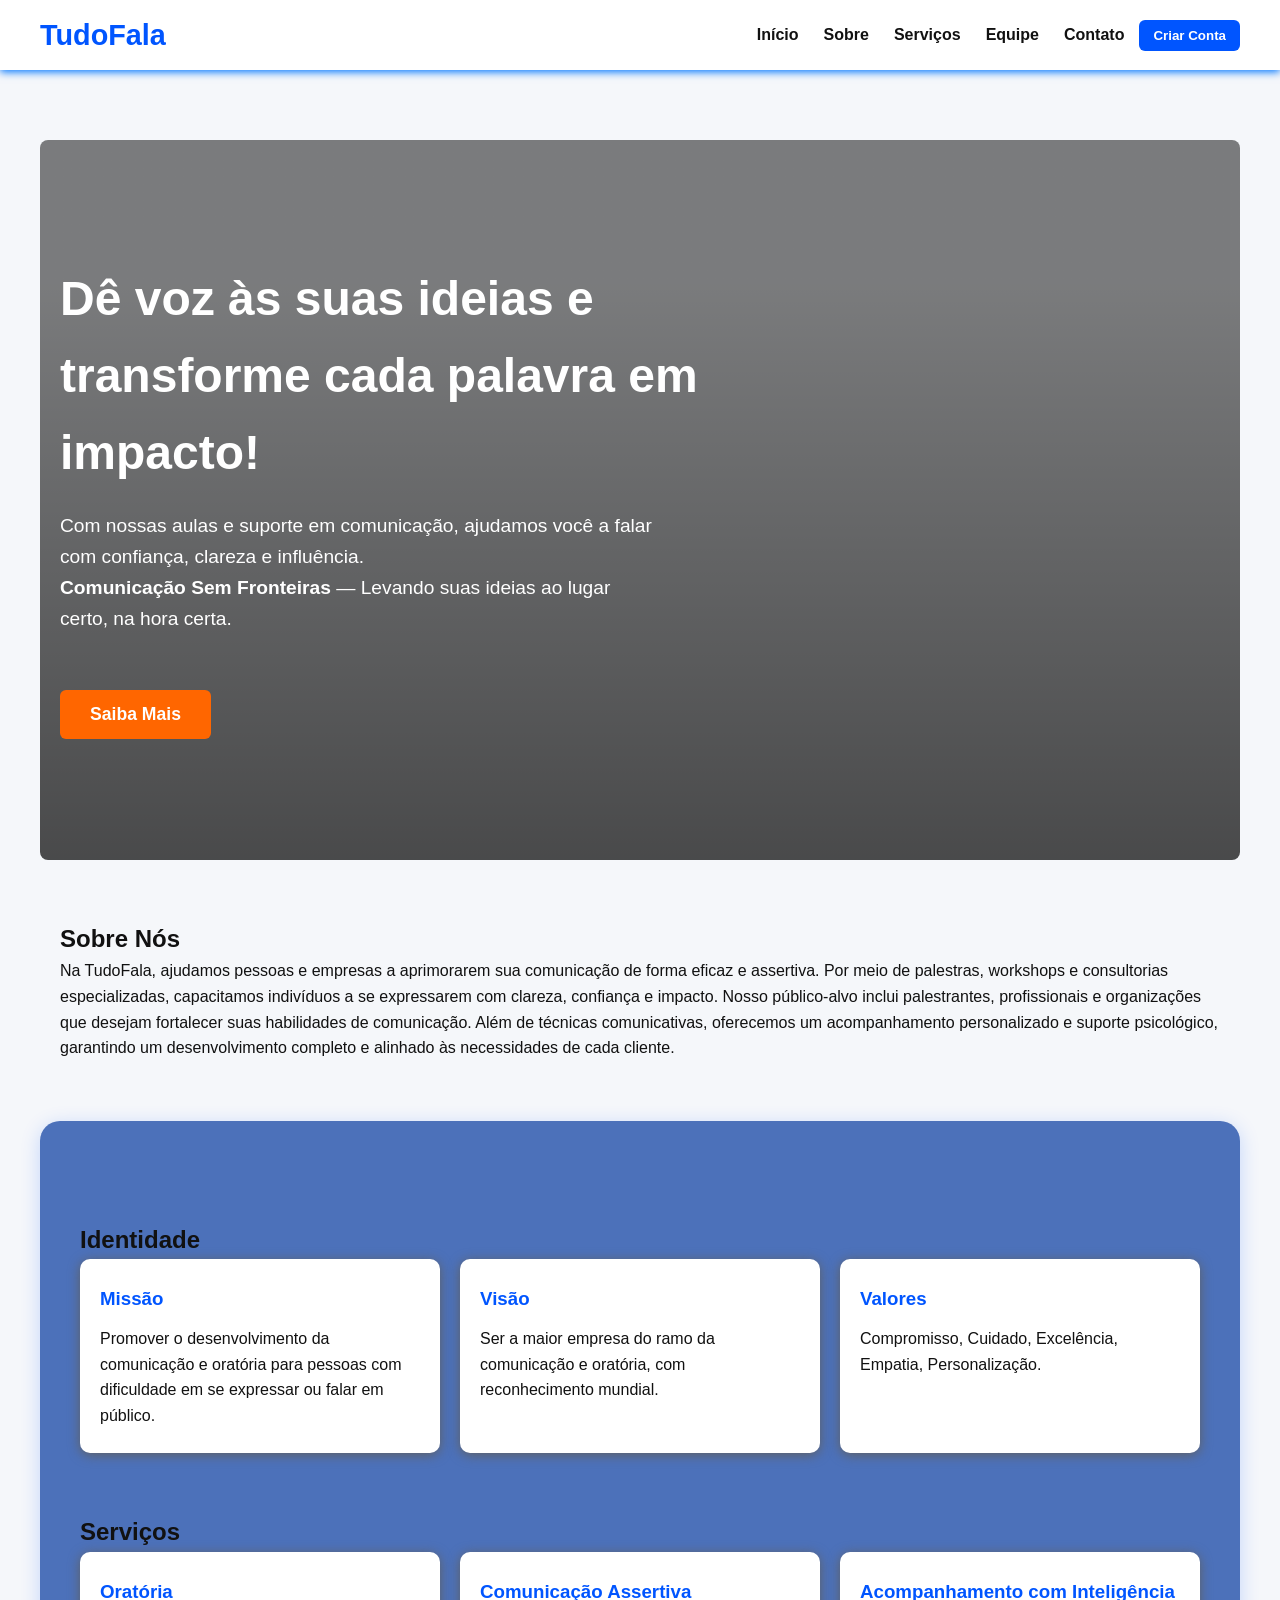
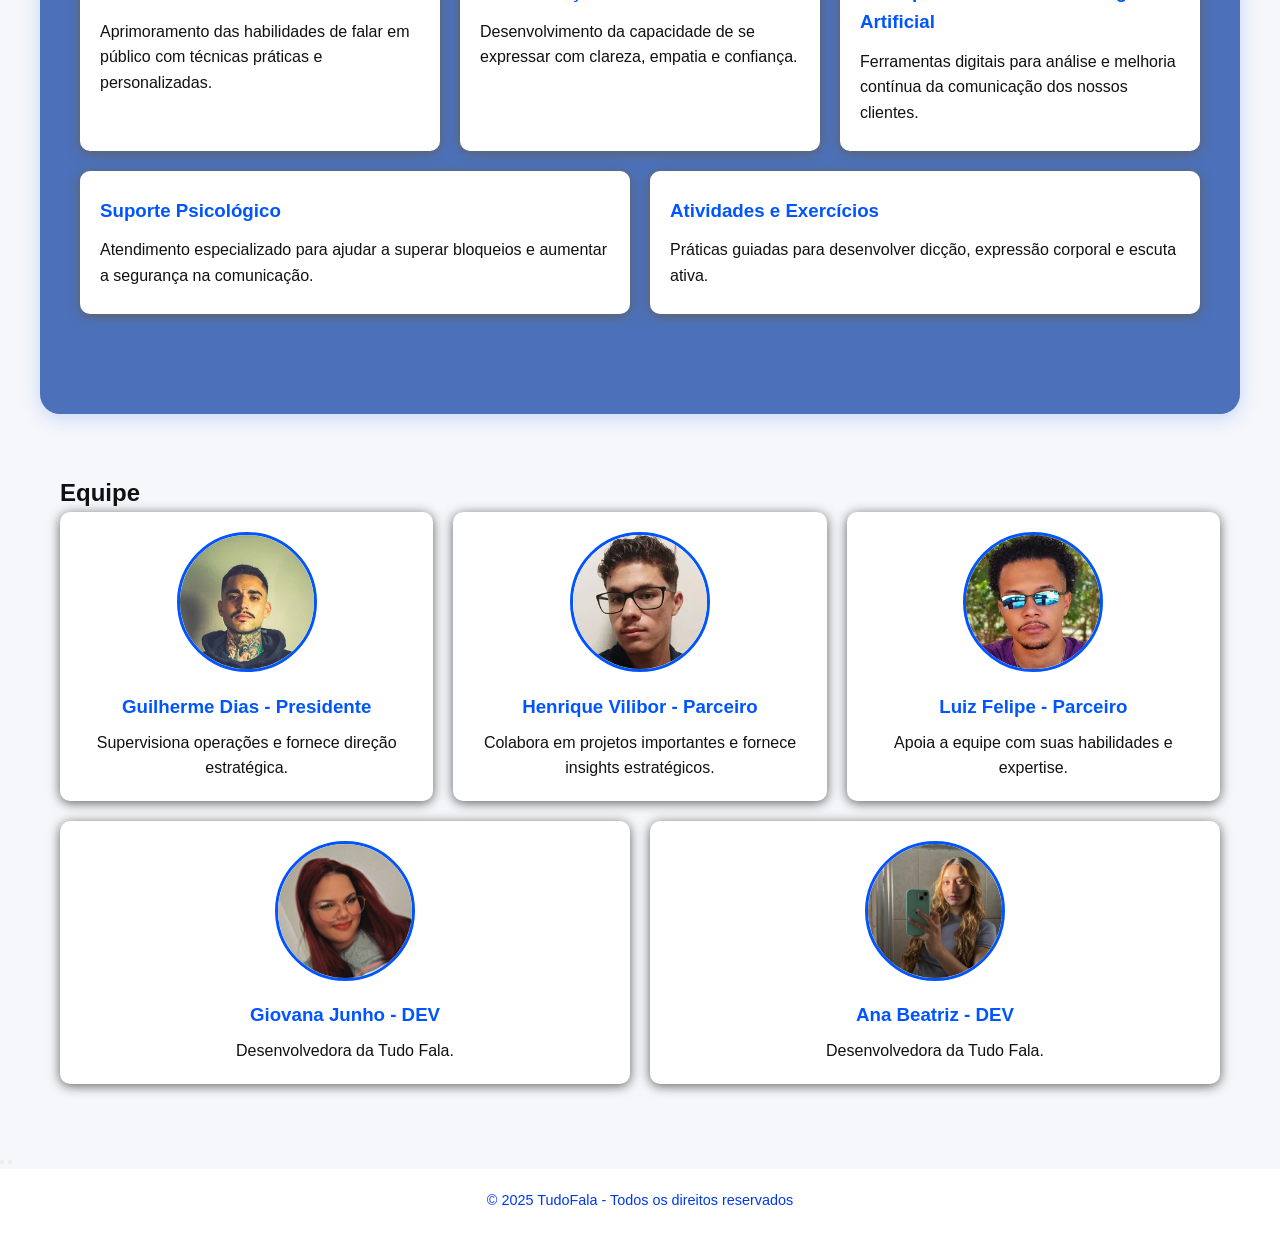
<file: INDEX.HTML>
<!DOCTYPE html>
<html lang="pt-BR">
<head>
  <meta charset="UTF-8" />
  <meta name="viewport" content="width=device-width, initial-scale=1" />
  <title>TudoFala - Comunicação Inovadora</title>
  <link rel="stylesheet" href="assents/css/inicial.css" />
  <link rel="shortcut icon" type="image/x-icon" href="download-removebg-preview.png">

</head>
<body>

<header>
  
  <div class="logo" id="logo">TudoFala</div>
  <nav>
    <a href="#inicio">Início</a>
    <a href="#sobre">Sobre</a>
    <a href="#servicos">Serviços</a>
    <a href="#equipe">Equipe</a>
    <a href="#contato">Contato</a>
    <button id="btnCriarConta">Criar Conta</button>
  </nav>
</header>

<main>

  <section id="inicio" class="hero">
    <h1>Dê voz às suas ideias e transforme cada palavra em impacto!</h1>
    <p>Com nossas aulas e suporte em comunicação, ajudamos você a falar com confiança, clareza e influência.<br><strong>Comunicação Sem Fronteiras</strong> — Levando suas ideias ao lugar certo, na hora certa.</p>
  <br>
  <button id="BT-SB" onclick="window.location.href='plano.html'">Saiba Mais</button>
  </section>

  <section id="sobre">
    <h2>Sobre Nós</h2>
    <p>Na TudoFala, ajudamos pessoas e empresas a aprimorarem sua comunicação de forma eficaz e assertiva. Por meio de palestras, workshops e consultorias especializadas, capacitamos indivíduos a se expressarem com clareza,
    confiança e impacto. Nosso público-alvo inclui palestrantes, profissionais e organizações que desejam fortalecer suas habilidades de comunicação. Além de técnicas comunicativas, oferecemos um acompanhamento personalizado 
    e suporte psicológico, garantindo um desenvolvimento completo e alinhado às necessidades de cada cliente.</p>
  </section>

  <div class="fundo-retangular"><section id="identidade">
    <h2>Identidade</h2>
    <div class="card-container">
      <div class="card">
        <h3>Missão</h3>
        <p>Promover o desenvolvimento da comunicação e oratória para pessoas com dificuldade em se expressar ou falar em público.</p>
      </div>
      <div class="card">
        <h3>Visão</h3>
        <p>Ser a maior empresa do ramo da comunicação e oratória, com reconhecimento mundial.</p>
      </div>
      <div class="card">
        <h3>Valores</h3>
        <p>Compromisso, Cuidado, Excelência, Empatia, Personalização.</p>
      </div>
    </div>
  </section>

  <section id="servicos">
    <h2>Serviços</h2>
    <div class="card-container">
      <div class="card">
        <h3>Oratória</h3>
        <p>Aprimoramento das habilidades de falar em público com técnicas práticas e personalizadas.</p>
      </div>
      <div class="card">
        <h3>Comunicação Assertiva</h3>
        <p>Desenvolvimento da capacidade de se expressar com clareza, empatia e confiança.</p>
      </div>
      <div class="card">
        <h3>Acompanhamento com Inteligência Artificial</h3>
        <p>Ferramentas digitais para análise e melhoria contínua da comunicação dos nossos clientes.</p>
      </div>
      <div class="card">
        <h3>Suporte Psicológico</h3>
        <p>Atendimento especializado para ajudar a superar bloqueios e aumentar a segurança na comunicação.</p>
      </div>
      <div class="card">
        <h3>Atividades e Exercícios</h3>
        <p>Práticas guiadas para desenvolver dicção, expressão corporal e escuta ativa.</p>
      </div>
    </div>
  </section></div>

  <section id="equipe">
    <h2>Equipe</h2>
    <div class="card-container">
      <div class="team-member">
        <img src="/assents/img/guilherme.jpeg" alt="Guilherme Dias" />
        <h3>Guilherme Dias - Presidente</h3>
        <p>Supervisiona operações e fornece direção estratégica.</p>
      </div>
      <div class="team-member">
        <img src="/assents/img/henrique.jpeg" alt="Henrique Vilibor" />
        <h3>Henrique Vilibor - Parceiro</h3>
        <p>Colabora em projetos importantes e fornece insights estratégicos.</p>
      </div>
      <div class="team-member">
        <img src="/assents/img/luiz.jpeg" alt="Luiz Felipe" />
        <h3>Luiz Felipe - Parceiro</h3>
        <p>Apoia a equipe com suas habilidades e expertise.</p>
      </div>
      <div class="team-member">
        <img src="/assents/img/WhatsApp Image 2025-08-22 at 15.19.50.jpeg" alt="Giovana Junho"  class="rotate-img">
        <h3>Giovana Junho - DEV</h3>
        <p>Desenvolvedora da Tudo Fala.</p>
      </div>
      <div class="team-member">
        <img src="/assents/img/WhatsApp Image 2025-08-22 at 15.19.55.jpeg" alt="Ana B" />
        <h3>Ana Beatriz - DEV</h3>
        <p>Desenvolvedora da Tudo Fala.</p>
      </div>
    </div>
  </section>
    <button id="prevDepoimento"></button>
    <button id="nextDepoimento" ></button>
  </section>

</main>

<footer>
  <p>© 2025 TudoFala - Todos os direitos reservados</p>
</footer>

<!-- Modal Login -->
<div class="modal-overlay" id="modalLogin">
  <div class="modal">
    <span class="close-btn" id="closeLogin">&times;</span>
    <h2>Entrar</h2>
    <form id="formLogin">
      <label for="loginUser">Usuário:</label>
      <input type="text" id="loginUser" name="loginUser" required />
      <label for="loginPass">Senha:</label>
      <input type="password" id="loginPass" name="loginPass" required />
      <button type="submit" class="submit-btn">Acessar</button>
    </form>
  </div>
</div>

<!-- Criar Conta -->
<div class="modal-overlay" id="modalCriarConta">
  <div class="modal">
    <span class="close-btn" id="closeCriar">&times;</span>
    <h2>Criar Conta</h2>
    <form id="formCriarConta">
      <label for="newUser">Nome de usuário:</label>
<input type="text" id="newUser" name="newUser" required />

<label for="newPass">Escolha uma senha:</label>
<input type="password" id="newPass" name="newPass" required />

<label for="newEmail">Email:</label>
<input type="email" id="newEmail" name="newEmail" required />

<label for="newPhone">Telefone:</label>
<input type="tel" id="newPhone" name="newPhone" required />

<label for="newPurpose">Finalidade da Plataforma:</label>
<select id="newPurpose" name="newPurpose" required onchange="toggleOtherPurpose(this)">
  <option value="pessoal">Pessoal</option>
  <option value="profissional">Profissional</option>
  <option value="educacional">Educacional</option>
  <option value="outro">Outros</option>
</select>
<input type="text" id="otherPurpose" name="otherPurpose" placeholder="Especifique a finalidade" style="display:none;" />

<script>
function toggleOtherPurpose(select) {
  const otherPurposeInput = document.getElementById('otherPurpose');
  if (select.value === 'outro') {
    otherPurposeInput.style.display = 'block';
  } else {
    otherPurposeInput.style.display = 'none';
  }
}
</script>
</select>

<div style="text-align:center; margin-top:20px;">
  <p style="font-size:0.95rem; color:#333;">
    Já tem conta?
    <span id="linkParaLogin" style="
      color:#0055ff;
      cursor:pointer;
      font-weight:700;
      text-decoration:underline;
      transition:color 0.3s ease;
    ">Entrar</span>
  </p>
</div>

<button type="submit" class="submit-btn" style="
  margin-top:15px;
  width:100%;
">Criar Conta</button>


<script src="assents/js/inicial.js"></script>

</body>
</html>
</file>
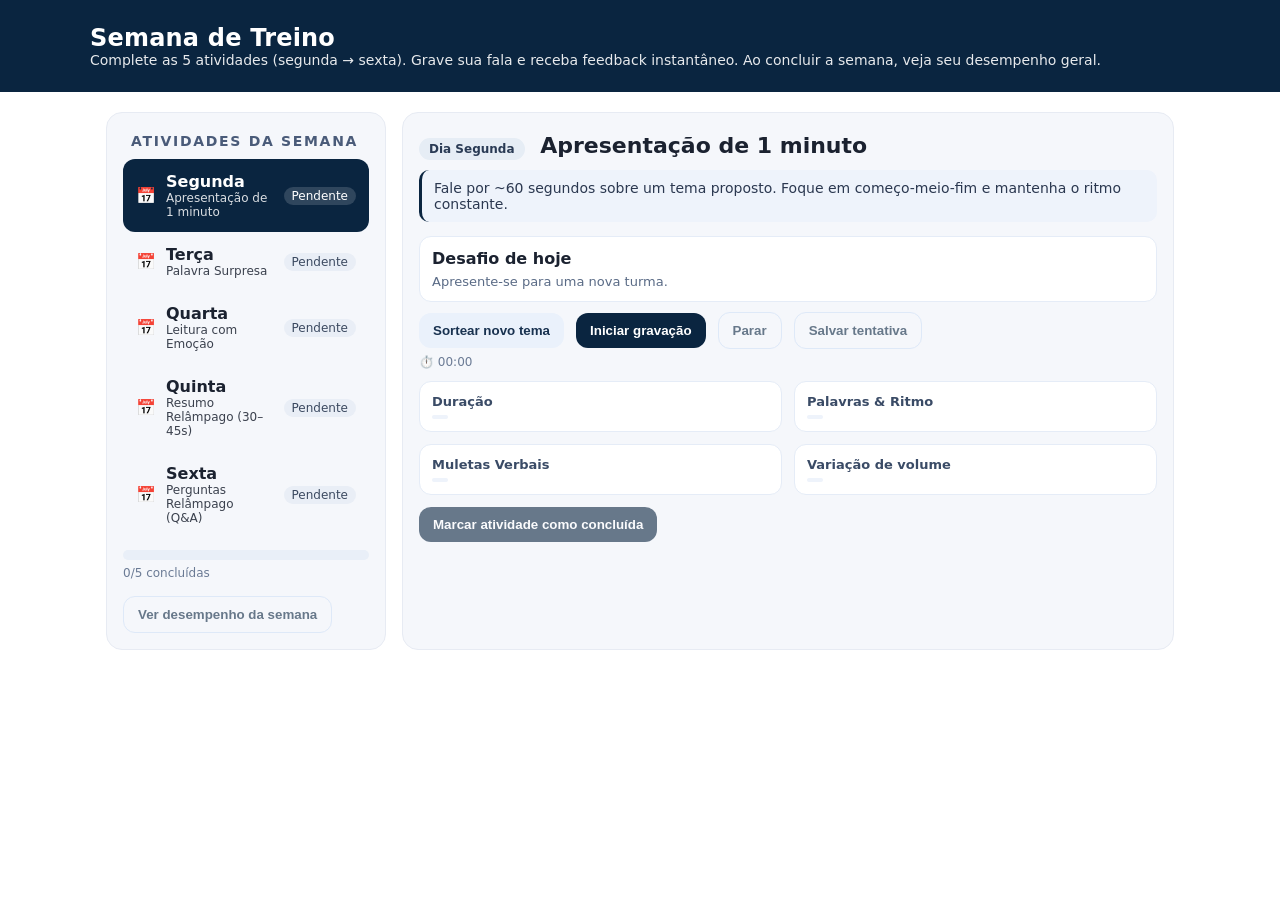
<file: pages/exercicio.html.html>
<head>
  <meta charset="UTF-8" />
  <meta name="viewport" content="width=device-width, initial-scale=1" />
  <title>Semana de Treino</title>
  <style>
    :root{
      --azul:#0a2540; /* azul escuro */
      --azul-2:#133b63; /* hover */
      --azul-3:#e6edf5; /* bg suave */
      --branco:#ffffff;
      --cinza:#f5f7fb;
      --texto:#1b2230;
      --ok:#10b981;
      --warn:#f59e0b;
      --bad:#ef4444;
    }
    *{box-sizing:border-box}
    body{margin:0;font-family:Inter,system-ui,-apple-system,Segoe UI,Roboto,Ubuntu,Arial; background:var(--branco); color:var(--texto)}
    header{background:var(--azul); color:var(--branco); padding:24px 16px; position:sticky; top:0; z-index:10}
    .wrap{max-width:1100px; margin:0 auto}
    h1{margin:0;font-size:24px;letter-spacing:.2px}
    .sub{opacity:.9; font-size:14px}

    .board{display:grid; grid-template-columns:280px 1fr; gap:16px; padding:20px 16px}
    @media (max-width:900px){ .board{grid-template-columns:1fr} }

    .card{background:var(--cinza); border:1px solid #e7ebf3; border-radius:16px; padding:16px}
    .nav .day{display:flex; align-items:center; gap:10px; padding:12px; border-radius:12px; cursor:pointer; user-select:none; transition:.2s; border:1px solid transparent}
    .nav .day:hover{background:var(--azul-3)}
    .nav .day.active{background:var(--azul); color:var(--branco); border-color:transparent}
    .nav .day .status{margin-left:auto; font-size:12px; padding:2px 8px; border-radius:999px; background:#e9eef6; color:#3b4960}
    .nav .day.active .status{background:rgba(255,255,255,.15); color:#fff}
    .nav h3{margin:4px 8px 10px; font-size:14px; text-transform:uppercase; letter-spacing:.12em; color:#4a5b79}

    .activity h2{margin:4px 0 6px; font-size:22px}
    .pill{display:inline-block; font-size:12px; padding:4px 10px; border-radius:999px; background:var(--azul-3); color:#2a3b55; margin-right:8px}
    .goal{font-size:14px; color:#2b3850; background:#eef3fb; border-left:3px solid var(--azul); padding:10px 12px; border-radius:10px; margin:10px 0 14px}

    .row{display:flex; flex-wrap:wrap; gap:12px; align-items:center}
    button{appearance:none; border:none; background:var(--azul); color:var(--branco); padding:10px 14px; border-radius:12px; cursor:pointer; font-weight:600}
    button.secondary{background:#eaf1fb; color:#18314f}
    button.ghost{background:transparent; color:var(--azul); border:1px solid #cfe0f7}
    button:disabled{opacity:.6; cursor:not-allowed}
    button:hover{background:var(--azul-2)}
    button.secondary:hover{background:#dfe9fb}
    button.ghost:hover{background:#f2f6fd}

    .prompt{background:var(--branco); border:1px solid #e5ecf7; border-radius:12px; padding:12px; margin:10px 0}
    .prompt h4{margin:0 0 6px}
    .meta{font-size:13px; color:#5a6b86}

    .meter{height:10px; background:#e9eff8; border-radius:999px; position:relative; overflow:hidden}
    .meter > span{position:absolute; left:0; top:0; height:100%; background:linear-gradient(90deg,#6aa9ff,#2d6cdf); border-radius:999px; width:0}

    .analysis{display:grid; grid-template-columns:repeat(2,1fr); gap:12px; margin-top:12px}
    @media (max-width:700px){ .analysis{grid-template-columns:1fr} }
    .stat{background:var(--branco); border:1px solid #e5ecf7; border-radius:12px; padding:12px}
    .stat h5{margin:0 0 6px; font-size:13px; color:#3a4b66}
    .tag{display:inline-block; padding:2px 8px; border-radius:999px; background:#eef3fb; font-size:12px; color:#2a3b55}

    .week{display:none}
    .week.show{display:block}

    .summary{background:#f0f6ff; border:1px solid #d8e7ff; border-radius:16px; padding:16px; margin-top:16px}
    .summary h3{margin:0 0 8px}
    .summary ul{margin:6px 0 0 18px}

    .hidden{display:none !important}
    audio{width:100%; margin-top:10px}
    .small{font-size:12px; color:#6b7b95}
  </style>
</head>
<body>
  <header>
    <div class="wrap">
      <h1>Semana de Treino</h1>
      <div class="sub">Complete as 5 atividades (segunda → sexta). Grave sua fala e receba feedback instantâneo. Ao concluir a semana, veja seu desempenho geral.</div>
    </div>
  </header>

  <main class="wrap board">
    <!-- Navegação lateral (dias) -->
    <aside class="card nav">
      <h3>Atividades da semana</h3>
      <div id="nav-days"></div>
      <div style="margin-top:12px">
        <div class="meter" aria-label="Progresso semanal">
          <span id="progress"></span>
        </div>
        <div class="small" style="margin-top:6px"><span id="done-count">0</span>/5 concluídas</div>
      </div>
      <div style="margin-top:16px">
        <button id="btnWeek" class="ghost" disabled>Ver desempenho da semana</button>
      </div>
    </aside>

    <!-- Área principal da atividade / semana -->
    <section class="card">
      <div id="activity" class="activity"></div>
      <div id="week" class="week"></div>
    </section>
  </main>

  <template id="tpl-activity">
    <div>
      <h2><span class="pill">Dia <span data-field="dia"></span></span> <span data-field="titulo"></span></h2>
      <div class="goal" data-field="descricao"></div>

      <div class="prompt">
        <h4>Desafio de hoje</h4>
        <div class="meta" data-field="prompt"></div>
      </div>

      <div class="row" style="margin:8px 0 6px">
        <button data-act="genPrompt" class="secondary">Sortear novo tema</button>
        <button data-act="startRec">Iniciar gravação</button>
        <button data-act="stopRec" class="ghost" disabled>Parar</button>
        <button data-act="saveRec" class="ghost" disabled>Salvar tentativa</button>
      </div>

      <audio controls class="hidden" data-field="audio"></audio>
      <div class="small" id="timer">⏱️ 00:00</div>

      <div class="analysis">
        <div class="stat"><h5>Duração</h5><div><span class="tag" data-field="dur"></span></div></div>
        <div class="stat"><h5>Palavras & Ritmo</h5><div><span class="tag" data-field="wpm"></span></div></div>
        <div class="stat"><h5>Muletas Verbais</h5><div><span class="tag" data-field="muletas"></span></div></div>
        <div class="stat"><h5>Variação de volume</h5><div><span class="tag" data-field="var"></span></div></div>
      </div>

      <div style="margin-top:12px">
        <button data-act="markDone" disabled>Marcar atividade como concluída</button>
      </div>
    </div>
  </template>

  <template id="tpl-week">
    <div class="summary">
      <h3>Desempenho da semana</h3>
      <p class="small">Resumo gerado a partir das 5 atividades concluídas.</p>
      <div class="analysis">
        <div class="stat"><h5>Tempo médio</h5><div><span class="tag" data-week="tempo"></span></div></div>
        <div class="stat"><h5>Ritmo médio (WPM)</h5><div><span class="tag" data-week="wpm"></span></div></div>
        <div class="stat"><h5>Muletas / min</h5><div><span class="tag" data-week="muletas"></span></div></div>
        <div class="stat"><h5>Consistência de volume</h5><div><span class="tag" data-week="var"></span></div></div>
      </div>
      <h3 style="margin-top:14px">Pontos fortes</h3>
      <ul id="best-list"></ul>
      <h3 style="margin-top:10px">Para melhorar</h3>
      <ul id="improve-list"></ul>
      <h3 style="margin-top:10px">Próximos passos</h3>
      <ul id="todo-list"></ul>
      <div style="margin-top:12px">
        <button id="resetWeek" class="ghost">Reiniciar semana</button>
      </div>
    </div>
  </template>

  <script>
    // ---------------- Configuração das 5 atividades (Seg → Sex) -----------------
    const ACTIVITIES = [
      {
        id: 'seg', dia: 'Segunda', titulo: 'Apresentação de 1 minuto',
        descricao: 'Fale por ~60 segundos sobre um tema proposto. Foque em começo-meio-fim e mantenha o ritmo constante.',
        prompts: [
          'Apresente-se para uma nova turma.',
          'Explique por que um hábito mudou sua vida.',
          'Conte sobre um desafio que você superou.',
          'Descreva um hobby seu para iniciantes.',
          'Fale sobre um lugar que marcou sua memória.'
        ]
      },
      {
        id: 'ter', dia: 'Terça', titulo: 'Palavra Surpresa',
        descricao: 'Crie uma fala usando as 3 palavras sorteadas. Criatividade e conexão entre ideias são o foco.',
        prompts: [
          'chuva, trem, amizade', 'energia, escola, futuro', 'café, viagem, paciência', 'tempo, mapa, escolha', 'livro, ponte, coragem'
        ]
      },
      {
        id: 'qua', dia: 'Quarta', titulo: 'Leitura com Emoção',
        descricao: 'Leia o pequeno texto com a emoção pedida. Varie tom e pausas para transmitir a intenção.',
        prompts: [
          'Texto: "Respire fundo. Toda montanha parece alta antes do primeiro passo." Emoção: encorajamento.',
          'Texto: "Eu esperei tanto por este momento!" Emoção: alegria.',
          'Texto: "Isso não é o fim, é um recomeço." Emoção: esperança.',
          'Texto: "Tenho más notícias." Emoção: seriedade.',
          'Texto: "Ei, tá tudo bem aí?" Emoção: empatia.'
        ]
      },
      {
        id: 'qui', dia: 'Quinta', titulo: 'Resumo Relâmpago (30–45s)',
        descricao: 'Resuma rapidamente um tema. Clareza > detalhes. Objetivo: 80–140 palavras por minuto.',
        prompts: [
          'Resuma um filme que você gosta sem spoilers.',
          'Explique o que é um buraco negro para uma criança.',
          'Resuma como funciona reciclagem na sua cidade.',
          'Explique por que dormir bem melhora a aprendizagem.',
          'Resuma seu dia de ontem em 40s.'
        ]
      },
      {
        id: 'sex', dia: 'Sexta', titulo: 'Perguntas Relâmpago (Q&A)',
        descricao: 'Responda com segurança 3 perguntas sorteadas, mantendo frases curtas e objetivas.',
        prompts: [
          'Qual conselho você daria para você mesmo há 5 anos? | Qual seu maior desafio atual? | O que te motiva a continuar?',
          'Se pudesse aprender algo novo em 1 mês, o que seria? | Como você lida com imprevistos? | Como define sucesso?',
          'O que te deixa nervoso ao falar em público? | Como você se prepara? | Qual falha te ensinou mais?'
        ]
      }
    ];

    const STORAGE_KEY = 'tudofala_semana_v1';

    // ---------------- Estado e utilidades -----------------
    const $ = (q, el=document) => el.querySelector(q);
    const $$ = (q, el=document) => Array.from(el.querySelectorAll(q));
    const fmt = (s) => s.toString().padStart(2,'0');

    function loadState(){
      try{ return JSON.parse(localStorage.getItem(STORAGE_KEY)) || {} }catch(e){ return {} }
    }
    function saveState(st){ localStorage.setItem(STORAGE_KEY, JSON.stringify(st)); }

    const state = loadState();
    if(!state.days){ state.days = {}; }

    // Inicializa estrutura de cada dia
    for(const a of ACTIVITIES){
      if(!state.days[a.id]){
        state.days[a.id] = {done:false, attempts:[], lastPrompt:null, metrics:null};
      }
    }
    saveState(state);

    // ---------------- UI: montar navegação -----------------
    const navEl = document.getElementById('nav-days');
    const progressEl = document.getElementById('progress');
    const doneCountEl = document.getElementById('done-count');
    const btnWeek = document.getElementById('btnWeek');

    function renderNav(activeId){
      navEl.innerHTML = '';
      const doneCount = ACTIVITIES.filter(a=>state.days[a.id].done).length;
      progressEl.style.width = (doneCount/5*100)+'%';
      doneCountEl.textContent = doneCount;
      btnWeek.disabled = doneCount<5;

      for(const a of ACTIVITIES){
        const day = document.createElement('div');
        day.className = 'day'+(a.id===activeId?' active':'');
        day.innerHTML = `
          <div>📅</div>
          <div>
            <div style="font-weight:700">${a.dia}</div>
            <div style="font-size:12px; opacity:.85">${a.titulo}</div>
          </div>
          <span class="status">${state.days[a.id].done? 'Concluída ✅':'Pendente'}</span>
        `;
        day.addEventListener('click',()=>openActivity(a.id));
        navEl.appendChild(day);
      }
    }

    // ---------------- Áudio: gravação e análise -----------------
    let mediaRecorder = null, audioChunks = [], recordingStartedAt = 0, timerInt = null, analyser, audioCtx, sourceNode;

    async function startRecording(){
      const stream = await navigator.mediaDevices.getUserMedia({audio:true});
      audioCtx = new (window.AudioContext || window.webkitAudioContext)();
      analyser = audioCtx.createAnalyser();
      analyser.fftSize = 2048;
      sourceNode = audioCtx.createMediaStreamSource(stream);
      sourceNode.connect(analyser);

      mediaRecorder = new MediaRecorder(stream);
      audioChunks = [];
      mediaRecorder.ondataavailable = e => audioChunks.push(e.data);
      mediaRecorder.start();
      recordingStartedAt = Date.now();
      startTimer();
    }

    function stopRecording(){
      return new Promise(resolve=>{
        if(!mediaRecorder) return resolve(null);
        mediaRecorder.onstop = async () => {
          const blob = new Blob(audioChunks, {type:'audio/webm'});
          stopTimer();
          resolve(blob);
        };
        mediaRecorder.stop();
        if(sourceNode){try{sourceNode.disconnect();}catch{}}
        if(audioCtx){try{audioCtx.close();}catch{}}
      });
    }

    function startTimer(){
      const timer = document.getElementById('timer');
      timerInt = setInterval(()=>{
        const s = Math.floor((Date.now()-recordingStartedAt)/1000);
        timer.textContent = `⏱️ ${fmt(Math.floor(s/60))}:${fmt(s%60)}`;
      }, 250);
    }
    function stopTimer(){ clearInterval(timerInt); timerInt=null; }

    function getRMS(){
      // mede variação básica de volume durante ~200ms
      if(!analyser) return 0;
      const bufferLength = analyser.fftSize;
      const dataArray = new Uint8Array(bufferLength);
      analyser.getByteTimeDomainData(dataArray);
      let sum = 0;
      for(let i=0;i<bufferLength;i++){
        const v = (dataArray[i]-128)/128; sum += v*v;
      }
      return Math.sqrt(sum/bufferLength);
    }

    // Captura amostras de volume para medir variação
    const volumeSamples = [];
    setInterval(()=>{ if(analyser){ volumeSamples.push(getRMS()); if(volumeSamples.length>300) volumeSamples.shift(); } }, 200);

    // ---------------- Lógica de atividade -----------------
    const activityEl = document.getElementById('activity');
    const weekEl = document.getElementById('week');

    function choosePrompt(a){
      const arr = a.prompts; const pick = arr[Math.floor(Math.random()*arr.length)];
      return pick;
    }

    function analyzeTextFromAudioLength(durationSec, transcriptCandidate){
      // Como não fazemos STT aqui, estimamos pela entrada do usuário no campo opcional
      const text = (transcriptCandidate||'').trim();
      const words = text? text.split(/\s+/).length : Math.round(durationSec*2.0); // estimativa ~2 p/s se sem texto
      const wpm = Math.round(words / (durationSec/60));
      const muletasList = ['é','ééé','ah','ahn','tipo','né','então','uuh','hmm'];
      const muletas = text? (text.toLowerCase().match(new RegExp('\\b(' + muletasList.join('|') + ')\\b','g'))||[]).length : 0;
      const volVar = volumeSamples.length? Number((stddev(volumeSamples)*100).toFixed(1)) : 0; // %
      return {words, wpm, muletas, volVar};
    }

    function stddev(arr){
      if(!arr.length) return 0; const m = arr.reduce((a,b)=>a+b,0)/arr.length; const v = arr.reduce((a,b)=>a+(b-m)**2,0)/arr.length; return Math.sqrt(v);
    }

    function scoreHints({dur, wpm, muletas, volVar}){
      const hints = {best:[], improve:[], next:[]};
      // Duração
      if(dur>=55 && dur<=70){ hints.best.push('Boa precisão de tempo (~1 min).'); }
      else if(dur<50){ hints.improve.push('Fale por mais tempo: mire em ~60s.'); }
      else if(dur>75){ hints.improve.push('Encurte um pouco: tente ~60s.'); }

      // Ritmo
      if(wpm>=90 && wpm<=160){ hints.best.push('Ritmo dentro da faixa recomendada (90–160 WPM).'); }
      else if(wpm<90){ hints.improve.push('Acelere um pouco o ritmo (alvo: 90–160 WPM).'); }
      else { hints.improve.push('Fale um pouco mais devagar (alvo: 90–160 WPM).'); }

      // Muletas
      if(muletas===0){ hints.best.push('Sem muletas verbais. Excelente!'); }
      else if(muletas<=2){ hints.next.push('Reduza ainda mais muletas (treine pausas conscientes).'); }
      else { hints.improve.push('Excesso de muletas: pratique pausas em silêncio.'); }

      // Variação de volume
      if(volVar>=2 && volVar<=6){ hints.best.push('Boa variação de volume (natural).'); }
      else if(volVar<2){ hints.next.push('Projete mais a voz e varie a entonação.'); }
      else { hints.next.push('Estabilize o volume para evitar picos grandes.'); }

      return hints;
    }

    async function openActivity(id){
      weekEl.classList.remove('show');
      activityEl.innerHTML = '';

      const a = ACTIVITIES.find(x=>x.id===id);
      const st = state.days[id];

      const node = document.importNode(document.getElementById('tpl-activity').content, true);
      node.querySelector('[data-field="dia"]').textContent = a.dia;
      node.querySelector('[data-field="titulo"]').textContent = a.titulo;
      node.querySelector('[data-field="descricao"]').textContent = a.descricao;

      // prompt atual
      const promptText = st.lastPrompt || choosePrompt(a);
      st.lastPrompt = promptText; saveState(state);
      node.querySelector('[data-field="prompt"]').textContent = promptText;

      // refs
      const btnGen = node.querySelector('[data-act="genPrompt"]');
      const btnStart = node.querySelector('[data-act="startRec"]');
      const btnStop = node.querySelector('[data-act="stopRec"]');
      const btnSave = node.querySelector('[data-act="saveRec"]');
      const btnDone = node.querySelector('[data-act="markDone"]');
      const audioTag = node.querySelector('[data-field="audio"]');
      const durTag = node.querySelector('[data-field="dur"]');
      const wpmTag = node.querySelector('[data-field="wpm"]');
      const mulTag = node.querySelector('[data-field="muletas"]');
      const varTag = node.querySelector('[data-field="var"]');

      
      // Eventos
      btnGen.addEventListener('click',()=>{ st.lastPrompt = choosePrompt(a); saveState(state); openActivity(id); });

      btnStart.addEventListener('click', async ()=>{
        btnStart.disabled = true; btnStop.disabled = false; btnSave.disabled = true; btnDone.disabled = true; audioTag.classList.add('hidden');
        try{ await startRecording(); }catch(err){ alert('Permita o uso do microfone para gravar.'); btnStart.disabled=false; btnStop.disabled=true; }
      });

      btnStop.addEventListener('click', async ()=>{
        btnStop.disabled = true;
        const blob = await stopRecording();
        if(!blob){ btnStart.disabled=false; return; }
        const url = URL.createObjectURL(blob);
        audioTag.src = url; audioTag.classList.remove('hidden');
        btnSave.disabled = false; btnStart.disabled = false;

        // métricas provisórias
        const dur = Math.round((Date.now()-recordingStartedAt)/1000);
        const transcript = $('#transcript')?.value || '';
        const {wpm, muletas, volVar} = analyzeTextFromAudioLength(dur, transcript);
        durTag.textContent = `${fmt(Math.floor(dur/60))}:${fmt(dur%60)}`;
        wpmTag.textContent = `${wpm} wpm`;
        mulTag.textContent = `${muletas} ocorr.`;
        varTag.textContent = `${volVar}%`;

        // salva tentativa temporária
        st.lastBlob = blob; st.lastMetrics = {dur, wpm, muletas, volVar}; saveState(state);
      });

      btnSave.addEventListener('click', ()=>{
        if(!st.lastBlob){ alert('Grave algo antes de salvar.'); return; }
        const attempt = {
          createdAt: new Date().toISOString(),
          prompt: st.lastPrompt,
          metrics: st.lastMetrics
        };
        st.attempts.push(attempt);
        st.metrics = attempt.metrics; // última válida
        delete st.lastBlob; delete st.lastMetrics;
        saveState(state);
        btnDone.disabled = false;
        alert('Tentativa salva! Você já pode marcar como concluída.');
      });

      btnDone.addEventListener('click', ()=>{
        if(!st.metrics){ alert('Salve uma tentativa antes.'); return; }
        const hints = scoreHints({
          dur: st.metrics.dur,
          wpm: st.metrics.wpm,
          muletas: st.metrics.muletas,
          volVar: st.metrics.volVar
        });
        st.done = true; st.hints = hints; saveState(state);
        renderNav(id);
        alert('Atividade marcada como concluída!');
      });

      activityEl.appendChild(node);
      renderNav(id);
    }

    // ---------------- Semana / Resumo -----------------
    btnWeek.addEventListener('click', ()=> openWeek());

    function openWeek(){
      const allDone = ACTIVITIES.every(a=> state.days[a.id].done);
      if(!allDone){ alert('Conclua as 5 atividades para ver o desempenho.'); return; }
      activityEl.innerHTML = '';
      weekEl.innerHTML = '';

      const node = document.importNode(document.getElementById('tpl-week').content, true);

      // Agregar métricas
      const metrics = ACTIVITIES.map(a=> state.days[a.id].metrics);
      const avg = (k)=> Math.round(metrics.reduce((s,m)=> s+(m?.[k]||0),0)/metrics.length);
      const tempoMedio = avg('dur');
      const wpmMedio = avg('wpm');
      const muletasMedio = Math.round(metrics.reduce((s,m)=> s+(m?.muletas||0),0) / (metrics.reduce((s,m)=> s+(m? m.dur:0),0)/60));
      const varMedio = avg('volVar');

      node.querySelector('[data-week="tempo"]').textContent = `${fmt(Math.floor(tempoMedio/60))}:${fmt(tempoMedio%60)}`;
      node.querySelector('[data-week="wpm"]').textContent = `${wpmMedio} wpm`;
      node.querySelector('[data-week="muletas"]').textContent = `${muletasMedio} / min`;
      node.querySelector('[data-week="var"]').textContent = `${varMedio}%`;

      // Pontos fortes / melhorar a partir dos hints diários
      const best = [], improve = [], next = [];
      for(const a of ACTIVITIES){
        const h = state.days[a.id].hints || {best:[], improve:[], next:[]};
        best.push(...h.best); improve.push(...h.improve); next.push(...h.next);
      }
      const uniq = arr => Array.from(new Set(arr));

      const bestList = node.getElementById('best-list');
      const improveList = node.getElementById('improve-list');
      const todoList = node.getElementById('todo-list');
      for(const t of uniq(best)) addLi(bestList, t, 'ok');
      for(const t of uniq(improve)) addLi(improveList, t, 'bad');
      for(const t of uniq(next)) addLi(todoList, t, 'warn');

      node.getElementById('resetWeek').addEventListener('click', ()=>{
        if(confirm('Tem certeza que deseja reiniciar a semana? Isso apagará o progresso.')){
          localStorage.removeItem(STORAGE_KEY); location.reload();
        }
      });

      weekEl.appendChild(node);
      weekEl.classList.add('show');
      renderNav();
    }

    function addLi(ul, text, type){
      const li = document.createElement('li');
      li.textContent = text;
      li.style.margin = '6px 0';
      if(type==='ok') li.style.color = 'var(--ok)';
      if(type==='warn') li.style.color = 'var(--warn)';
      if(type==='bad') li.style.color = 'var(--bad)';
      ul.appendChild(li);
    }

    // ---------------- Inicialização -----------------
    renderNav('seg');
    openActivity('seg');
  </script>
</body>
</html>
</file>
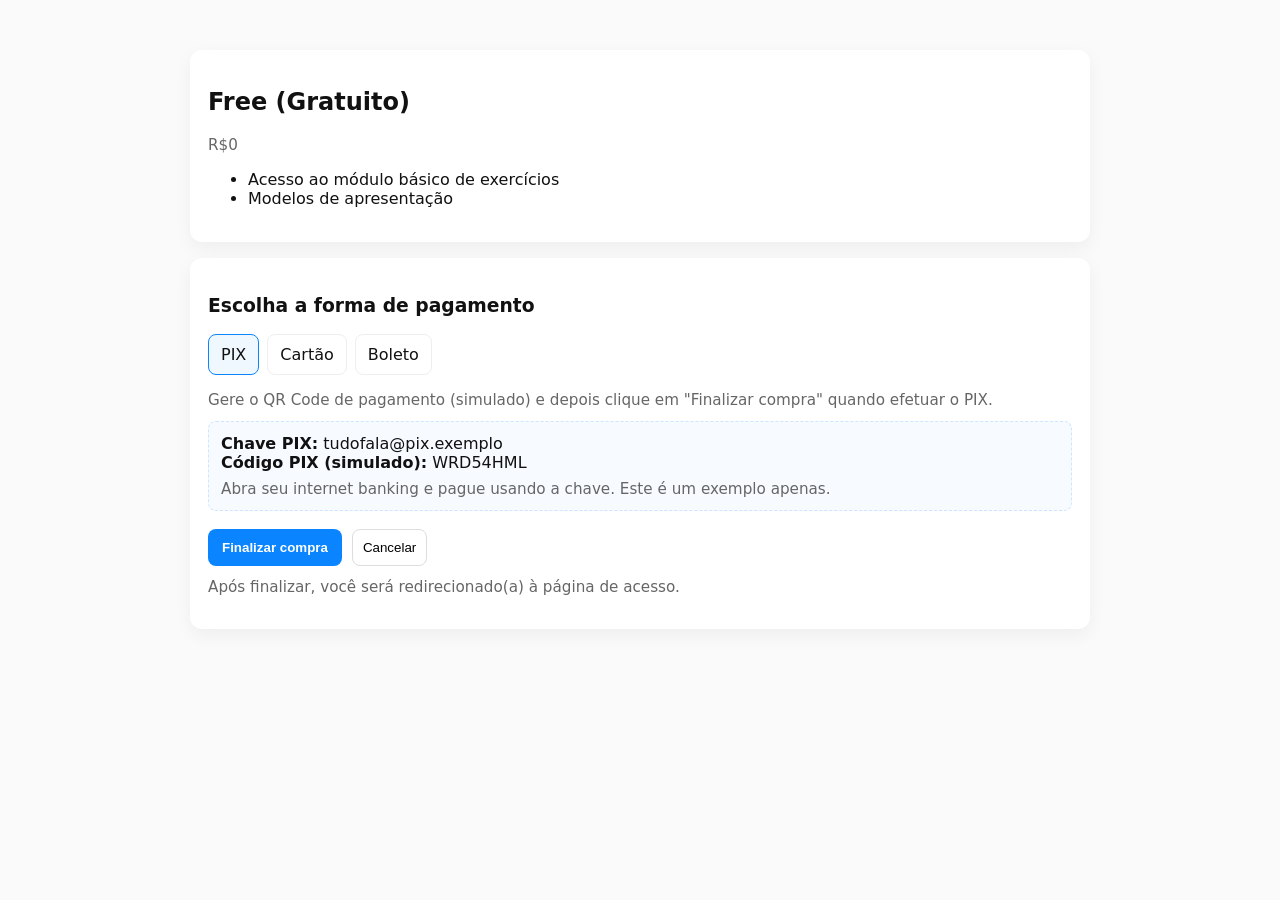
<file: teste/checkout.html>
<!doctype html>
<html lang="pt-BR">
<head>
  <meta charset="utf-8" />
  <meta name="viewport" content="width=device-width,initial-scale=1" />
  <title>TudoFala — Checkout</title>
  <style>
    body{ font-family:system-ui, -apple-system, "Segoe UI", Roboto, Arial; margin:0; background:#fafafa; color:#111; }
    .container{ max-width:900px; margin:30px auto; padding:20px; }
    .card{ background:#fff; padding:18px; border-radius:12px; box-shadow:0 6px 18px rgba(10,10,10,0.05); margin-bottom:16px; }
    .row{ display:flex; gap:16px; align-items:center; }
    .payment-methods{ display:flex; gap:8px; flex-wrap:wrap; }
    .pm{ padding:10px 12px; border-radius:8px; border:1px solid #eee; cursor:pointer; }
    .pm.active{ border-color:#0b84ff; background:#f0f8ff; }
    button.pay{ background:#0b84ff; color:#fff; border:0; padding:10px 14px; border-radius:8px; cursor:pointer; font-weight:700; }
    input, textarea{ width:100%; padding:10px; border-radius:8px; border:1px solid #ddd; }
    .muted{ color:#666; font-size:0.95rem; }
  </style>
</head>
<body>
  <div class="container">
    <div class="card" id="summary">
      <h2 id="planName">Plano</h2>
      <div class="muted" id="planPrice">Preço</div>
      <ul id="planFeatures"></ul>
    </div>

    <div class="card">
      <h3>Escolha a forma de pagamento</h3>
      <div class="payment-methods" id="methods">
        <div class="pm" data-method="pix">PIX</div>
        <div class="pm" data-method="card">Cartão</div>
        <div class="pm" data-method="boleto">Boleto</div>
      </div>

      <div id="methodArea" style="margin-top:16px">
        <!-- Conteúdo trocado por JS -->
      </div>

      <div style="margin-top:18px; display:flex; gap:10px;">
        <button class="pay" id="payButton">Finalizar compra</button>
        <button id="cancelButton" style="background:#fff;border:1px solid #ddd;padding:10px;border-radius:8px;cursor:pointer">Cancelar</button>
      </div>
      <p style="margin-top:12px" class="muted">Após finalizar, você será redirecionado(a) à página de acesso.</p>
    </div>
  </div>

  <script>
    // Planos (mesmo objeto básico do plans.html — manter consistência)
    const PLANS = {
      free: {
        name:'Free',
        priceLabel:'R$0',
        priceValue:0,
        features:[
          'Acesso ao módulo básico de exercícios',
          'Modelos de apresentação'
        ]
      },
      basic: {
        name:'Básico',
        priceLabel:'R$29/mês',
        priceValue:29,
        features:[
          'Acesso ao módulo básico de exercícios',
          'Suporte por chat',
          'Avaliação de vídeo (automática)',
          'Modelos de apresentação'
        ]
      },
      premium: {
        name:'Premium',
        priceLabel:'R$79/mês',
        priceValue:79,
        features:[
          'Acesso ao módulo básico de exercícios',
          'Suporte por chat',
          'Avaliação de vídeo (automática)',
          'Aulas ao vivo mensais',
          'Modelos de apresentação'
        ]
      }
    };

    // Pegar query params
    function q(name){ 
      const u = new URL(location.href);
      return u.searchParams.get(name);
    }

    const planId = q('plan') || 'free';
    const priceParam = q('price') || (PLANS[planId] ? PLANS[planId].priceValue : 0);

    const planNameEl = document.getElementById('planName');
    const planPriceEl = document.getElementById('planPrice');
    const planFeaturesEl = document.getElementById('planFeatures');

    const chosenPlan = PLANS[planId] || PLANS.free;

    planNameEl.textContent = chosenPlan.name + (planId === 'free' ? ' (Gratuito)' : '');
    planPriceEl.textContent = chosenPlan.priceLabel;
    planFeaturesEl.innerHTML = chosenPlan.features.map(f=>`<li>${f}</li>`).join('');

    // Payment method UI
    let selectedMethod = 'pix';
    const methods = document.getElementById('methods');
    const methodArea = document.getElementById('methodArea');

    function renderMethodArea(){
      if(selectedMethod === 'pix'){
        methodArea.innerHTML = `
          <div class="muted">Gere o QR Code de pagamento (simulado) e depois clique em "Finalizar compra" quando efetuar o PIX.</div>
          <div style="margin-top:12px; padding:12px; border-radius:8px; background:#f7faff; border:1px dashed #cce6ff;">
            <strong>Chave PIX:</strong> tudofala@pix.exemplo<br>
            <strong>Código PIX (simulado):</strong> ${generateRandomCode()}
            <div style="margin-top:8px" class="muted">Abra seu internet banking e pague usando a chave. Este é um exemplo apenas.</div>
          </div>
        `;
      } else if(selectedMethod === 'card'){
        methodArea.innerHTML = `
          <div class="muted">Insira os dados do cartão (este formulário é apenas para simulação).</div>
          <div style="margin-top:8px">
            <label>Número do cartão</label>
            <input id="cardNumber" placeholder="4111 1111 1111 1111" />
            <div style="display:flex;gap:8px;margin-top:8px">
              <input id="cardExpiry" placeholder="MM/AA" />
              <input id="cardCvv" placeholder="CVV" style="width:120px" />
            </div>
            <input id="cardName" placeholder="Nome no cartão" style="margin-top:8px" />
          </div>
        `;
      } else if(selectedMethod === 'boleto'){
        methodArea.innerHTML = `
          <div class="muted">Um boleto será gerado (simulado). Você pode salvar o número e pagar pelo internet banking.</div>
          <div style="margin-top:12px; padding:12px; border-radius:8px; background:#fff7f0; border:1px dashed #ffd6a3;">
            <strong>Número do boleto (simulado):</strong> ${generateBoletoNumber()}
            <div class="muted" style="margin-top:8px">Após gerar, clique em "Finalizar compra" — esse exemplo marca como pago imediatamente (apenas para testes).</div>
          </div>
        `;
      }
    }

    function generateRandomCode(){
      return Math.random().toString(36).slice(2,10).toUpperCase();
    }
    function generateBoletoNumber(){
      const part = Math.floor(Math.random()*1e11).toString().padStart(11,'0');
      return `34191.79001 01043.510047 91020.150008 1  ${part}`;
    }

    methods.addEventListener('click', (e)=>{
      const el = e.target.closest('.pm');
      if(!el) return;
      for(const pm of methods.querySelectorAll('.pm')) pm.classList.remove('active');
      el.classList.add('active');
      selectedMethod = el.dataset.method;
      renderMethodArea();
    });

    // inicializa
    methods.querySelector('[data-method="'+selectedMethod+'"]').classList.add('active');
    renderMethodArea();

    // Botão pagar - fluxo simulado
    document.getElementById('payButton').addEventListener('click', ()=>{
      // validação simples: se for cartão, checar campos (simulação)
      if(selectedMethod === 'card'){
        const num = document.getElementById('cardNumber').value.trim();
        const name = document.getElementById('cardName').value.trim();
        if(!num || !name){
          alert('Preencha os dados do cartão (simulado).');
          return;
        }
      }

      // Simulação de processamento...
      document.getElementById('payButton').textContent = 'Processando...';
      document.getElementById('payButton').disabled = true;

      setTimeout(()=>{
        // Marcar no localStorage qual plano a pessoa comprou
        const purchase = {
          planId: planId,
          planName: chosenPlan.name,
          price: chosenPlan.priceValue,
          method: selectedMethod,
          boughtAt: new Date().toISOString()
        };
        localStorage.setItem('tudofala_purchase', JSON.stringify(purchase));

        // Redireciona para a página de login/acesso
        window.location.href = 'freelogin.html';
      }, 1000);
    });

    document.getElementById('cancelButton').addEventListener('click', ()=>{
      window.history.back();
    });
  </script>
</body>
</html>
</file>
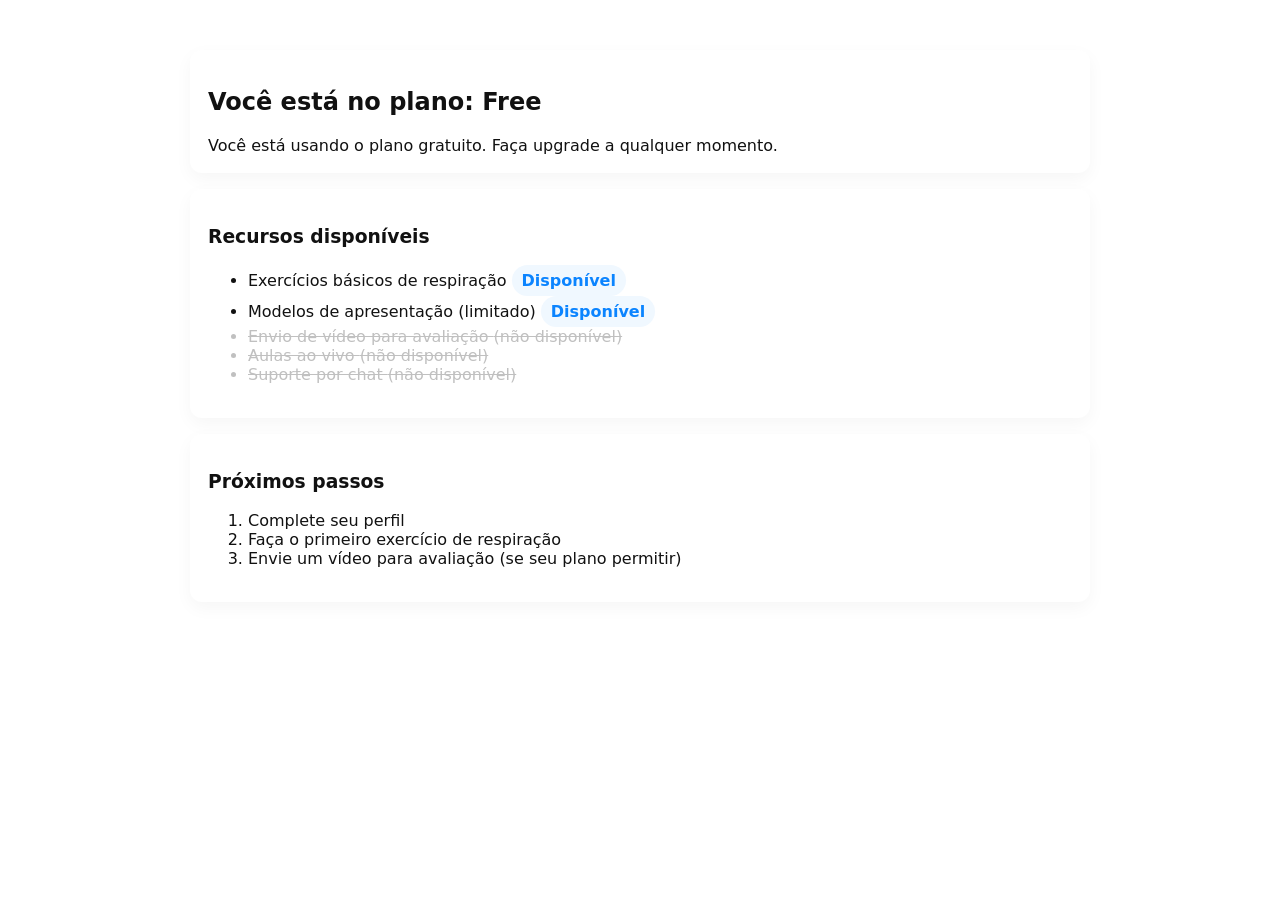
<file: teste/freelogin.html>
<!doctype html>
<html lang="pt-BR">
<head>
  <meta charset="utf-8" />
  <meta name="viewport" content="width=device-width,initial-scale=1" />
  <title>TudoFala — Acesso</title>
  <style>
    body{ font-family:system-ui, -apple-system, "Segoe UI", Roboto, Arial; margin:0; background:#fff; color:#111; }
    .container{ max-width:900px; margin:30px auto; padding:20px; }
    .card{ background:#fff; padding:18px; border-radius:12px; box-shadow:0 6px 18px rgba(10,10,10,0.04); margin-bottom:16px; }
    .badge{ display:inline-block; padding:6px 10px; border-radius:999px; background:#f0f8ff; color:#0b84ff; font-weight:700; }
    .locked{ color:#c0c0c0; text-decoration:line-through; }
  </style>
</head>
<body>
  <div class="container">
    <div id="welcome" class="card">
      <h2 id="welcomeTitle">Bem-vindo(a) à TudoFala</h2>
      <div id="purchaseInfo" class="muted"></div>
    </div>

    <div class="card">
      <h3>Recursos disponíveis</h3>
      <ul id="resourcesList"></ul>
    </div>

    <div class="card" id="nextSteps">
      <h3>Próximos passos</h3>
      <ol>
        <li>Complete seu perfil</li>
        <li>Faça o primeiro exercício de respiração</li>
        <li>Envie um vídeo para avaliação (se seu plano permitir)</li>
      </ol>
    </div>
  </div>

  <script>
    // Recria as regras de quais features cada plano tem
    const PLAN_FEATURES = {
      free: {
        name:'Free',
        features: {
          'Exercícios básicos de respiração': true,
          'Modelos de apresentação (limitado)': true,
          'Envio de vídeo para avaliação': false,
          'Aulas ao vivo': false,
          'Suporte por chat': false
        }
      },
      basic: {
        name:'Básico',
        features: {
          'Exercícios básicos de respiração': true,
          'Modelos de apresentação (completo)': true,
          'Envio de vídeo para avaliação': true,
          'Aulas ao vivo': false,
          'Suporte por chat': true
        }
      },
      premium: {
        name:'Premium',
        features: {
          'Exercícios básicos de respiração': true,
          'Modelos de apresentação (completo)': true,
          'Envio de vídeo para avaliação': true,
          'Aulas ao vivo': true,
          'Suporte por chat': true
        }
      }
    };

    // Lê purchase do localStorage
    const raw = localStorage.getItem('tudofala_purchase');
    let purchase;
    try{ purchase = JSON.parse(raw); } catch(e){ purchase = null; }

    const welcomeTitle = document.getElementById('welcomeTitle');
    const purchaseInfo = document.getElementById('purchaseInfo');
    const resourcesList = document.getElementById('resourcesList');

    let planId = 'free';
    if(purchase && purchase.planId) planId = purchase.planId;
    // Se não houver purchase, mantemos free (acesso limitado)
    const plan = PLAN_FEATURES[planId] || PLAN_FEATURES.free;

    welcomeTitle.textContent = `Você está no plano: ${plan.name}`;
    if(purchase){
      purchaseInfo.textContent = `Comprado em: ${new Date(purchase.boughtAt).toLocaleString()} — Forma: ${purchase.method.toUpperCase()}`;
    } else {
      purchaseInfo.textContent = 'Você está usando o plano gratuito. Faça upgrade a qualquer momento.';
    }

    resourcesList.innerHTML = Object.keys(plan.features).map(k=>{
      const ok = plan.features[k];
      return `<li class="${ok ? '' : 'locked'}">${k} ${ok ? '<span class="badge">Disponível</span>' : '<span style="color:#c0c0c0"> (não disponível)</span>'}</li>`;
    }).join('');
  </script>
</body>
</html>
</file>
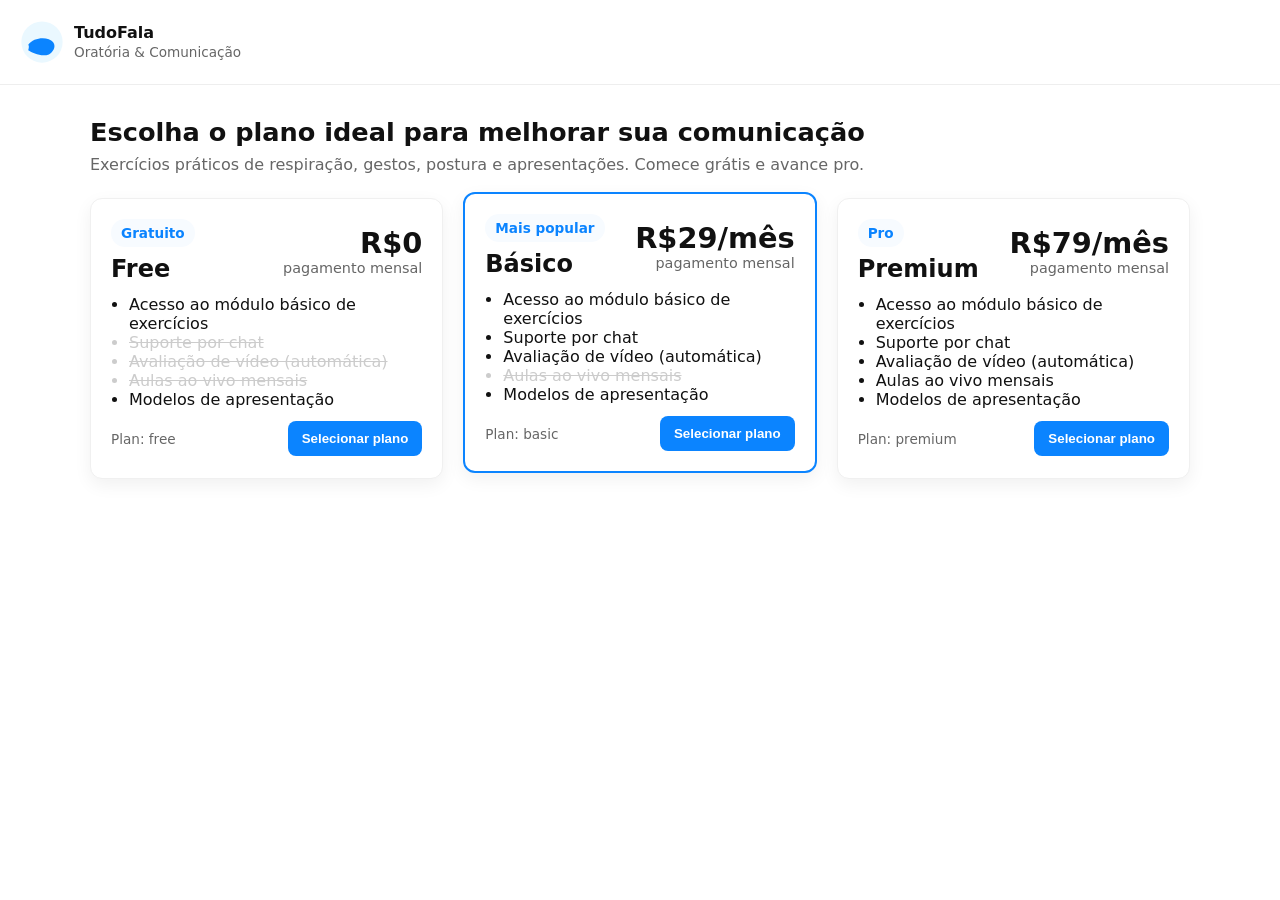
<file: teste/plans.html>
<!doctype html>
<html lang="pt-BR">
<head>
  <meta charset="utf-8" />
  <meta name="viewport" content="width=device-width,initial-scale=1" />
  <title>TudoFala — Planos</title>
  <style>
    :root{
      --accent:#0b84ff;
      --muted:#666;
      --card-bg:#fff;
      --page-bg:#ffffff;
      --shadow: 0 6px 18px rgba(10,10,10,0.06);
      font-family: system-ui, -apple-system, "Segoe UI", Roboto, "Helvetica Neue", Arial;
    }
    body{ margin:0; background:var(--page-bg); color:#111; }
    header{ display:flex; align-items:center; gap:12px; padding:20px; border-bottom:1px solid #eee; }
    .logo{ display:flex; align-items:center; gap:10px; }
    .logo svg{ width:44px; height:44px; }
    .container{ max-width:1100px; margin:32px auto; padding:0 20px; }
    h1{ margin:0 0 8px 0; font-size:1.6rem; }
    p.lead{ margin:0 0 24px 0; color:var(--muted); }

    .grid{ display:grid; grid-template-columns: repeat(auto-fit, minmax(240px,1fr)); gap:20px; }
    .card{
      background:var(--card-bg);
      padding:20px;
      border-radius:12px;
      box-shadow:var(--shadow);
      display:flex; flex-direction:column; gap:12px;
      border: 1px solid #f0f0f0;
    }
    .card.best{ border: 2px solid var(--accent); transform: translateY(-6px); }
    .price{ font-size:1.8rem; font-weight:700; color:#111; }
    .tag{ display:inline-block; background:#f7fbff; color:var(--accent); padding:6px 10px; border-radius:999px; font-weight:600; font-size:0.85rem; }
    ul.features{ margin:0; padding-left:18px; color:var(--muted); }
    button.select{
      margin-top:auto;
      background:var(--accent);
      color:#fff;
      border:0;
      padding:10px 14px;
      border-radius:8px;
      cursor:pointer;
      font-weight:700;
    }
    .info-small{ font-size:0.85rem; color:var(--muted); }

    /* highlight differences */
    .feature-yes{ color: #111; }
    .feature-no{ color: #ccc; text-decoration: line-through; }

    @media (max-width:420px){
      h1{ font-size:1.2rem; }
    }
  </style>
</head>
<body>
  <header>
    <div class="logo" role="img" aria-label="Logo TudoFala — golfinho">
      <!-- Substitua pelo seu SVG ou imagem -->
      <svg viewBox="0 0 64 64" xmlns="http://www.w3.org/2000/svg" aria-hidden="true">
        <circle cx="32" cy="32" r="30" fill="#eaf8ff"/>
        <path d="M12 36c8-12 30-12 36-4s-2 16-6 18c-10 4-24-2-30-6 0 0 2-6 0-8z" fill="#0b84ff"/>
      </svg>
      <div>
        <strong>TudoFala</strong><br>
        <span style="font-size:0.85rem;color:var(--muted)">Oratória & Comunicação</span>
      </div>
    </div>
  </header>

  <main class="container">
    <h1>Escolha o plano ideal para melhorar sua comunicação</h1>
    <p class="lead">Exercícios práticos de respiração, gestos, postura e apresentações. Comece grátis e avance pro.</p>

    <div class="grid" id="plansGrid">
      <!-- Cards gerados por JS -->
    </div>
  </main>

  <script>
    // Definição dos planos e features (fácil de ajustar)
    const plans = [
      {
        id: 'free',
        name: 'Free',
        priceLabel: 'R$0',
        priceValue: 0,
        tag: 'Gratuito',
        highlight: false,
        features: {
          'Acesso ao módulo básico de exercícios': true,
          'Suporte por chat': false,
          'Avaliação de vídeo (automática)': false,
          'Aulas ao vivo mensais': false,
          'Modelos de apresentação': true
        }
      },
      {
        id: 'basic',
        name: 'Básico',
        priceLabel: 'R$29/mês',
        priceValue: 29,
        tag: 'Mais popular',
        highlight: true,
        features: {
          'Acesso ao módulo básico de exercícios': true,
          'Suporte por chat': true,
          'Avaliação de vídeo (automática)': true,
          'Aulas ao vivo mensais': false,
          'Modelos de apresentação': true
        }
      },
      {
        id: 'premium',
        name: 'Premium',
        priceLabel: 'R$79/mês',
        priceValue: 79,
        tag: 'Pro',
        highlight: false,
        features: {
          'Acesso ao módulo básico de exercícios': true,
          'Suporte por chat': true,
          'Avaliação de vídeo (automática)': true,
          'Aulas ao vivo mensais': true,
          'Modelos de apresentação': true
        }
      }
    ];

    const grid = document.getElementById('plansGrid');

    function createCard(p){
      const div = document.createElement('article');
      div.className = 'card' + (p.highlight ? ' best':'');

      div.innerHTML = `
        <div style="display:flex;justify-content:space-between;align-items:center">
          <div>
            <div class="tag">${p.tag}</div>
            <h2 style="margin:8px 0 0 0">${p.name}</h2>
          </div>
          <div style="text-align:right">
            <div class="price">${p.priceLabel}</div>
            <div style="font-size:0.9rem;color:var(--muted)">pagamento mensal</div>
          </div>
        </div>

        <ul class="features" aria-hidden="false">
          ${Object.keys(p.features).map(f=>{
            const ok = p.features[f];
            return `<li class="${ok ? 'feature-yes':'feature-no'}">${f}</li>`;
          }).join('')}
        </ul>

        <div style="display:flex;gap:8px;align-items:center;justify-content:space-between">
          <div class="info-small">Plan: ${p.id}</div>
          <button class="select" data-plan="${p.id}" data-price="${p.priceValue}">Selecionar plano</button>
        </div>
      `;
      return div;
    }

    plans.forEach(p=>{
      grid.appendChild(createCard(p));
    });

    // Ao clicar em selecionar, redirecionar para checkout.html com query params
    grid.addEventListener('click', (e)=>{
      const btn = e.target.closest('button.select');
      if(!btn) return;
      const plan = btn.dataset.plan;
      const price = btn.dataset.price;
      // redireciona para checkout e passa infos
      window.location.href = `checkout.html?plan=${encodeURIComponent(plan)}&price=${encodeURIComponent(price)}`;
    });
  </script>
</body>
</html>
</file>
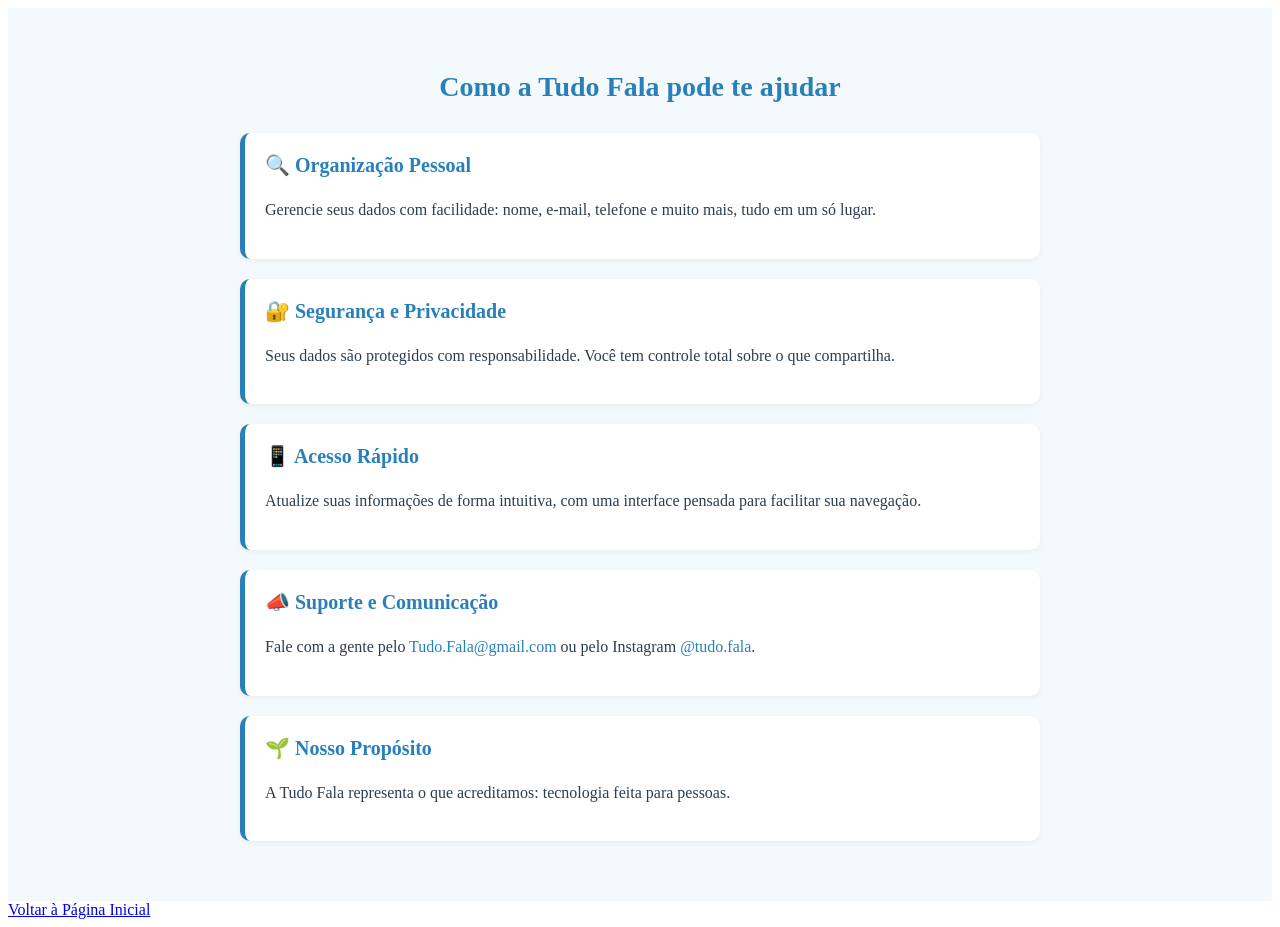
<file: pages/homeLogin/informacoes.html>
<!DOCTYPE html>
<html lang="en">
<head>
    <meta charset="UTF-8">
    <meta name="viewport" content="width=device-width, initial-scale=1.0">
    <title>Tudo Fala</title>
    <link rel="stylesheet" href="/assents/css/informaçoes.css">
</head>
<body>
   <section class="pagina-informacoes">
  <div class="container">
    <div class="informacoes-conteudo">
      <h2>Como a Tudo Fala pode te ajudar</h2>

      <div class="bloco-info">
        <h3>🔍 Organização Pessoal</h3>
        <p>Gerencie seus dados com facilidade: nome, e-mail, telefone e muito mais, tudo em um só lugar.</p>
      </div>

      <div class="bloco-info">
        <h3>🔐 Segurança e Privacidade</h3>
        <p>Seus dados são protegidos com responsabilidade. Você tem controle total sobre o que compartilha.</p>
      </div>

      <div class="bloco-info">
        <h3>📱 Acesso Rápido</h3>
        <p>Atualize suas informações de forma intuitiva, com uma interface pensada para facilitar sua navegação.</p>
      </div>

      <div class="bloco-info">
        <h3>📣 Suporte e Comunicação</h3>
        <p>Fale com a gente pelo <a href="mailto:Tudo.Fala@gmail.com">Tudo.Fala@gmail.com</a> ou pelo Instagram <a href="https://www.instagram.com/tudo.fala" target="_blank">@tudo.fala</a>.</p>
      </div>

      <div class="bloco-info">
        <h3>🌱 Nosso Propósito</h3>
        <p>A Tudo Fala representa o que acreditamos: tecnologia feita para pessoas.</p>
      </div>
    </div>
  </div>
</section>
<!--addicinar um botao para voltar a pagina inicial-->
<div class="voltar-inicio">
    <a href="/pages/homeLogin/homeLogin.html" class="botao-voltar">Voltar à Página Inicial</a>
</body>
</html>
</file>
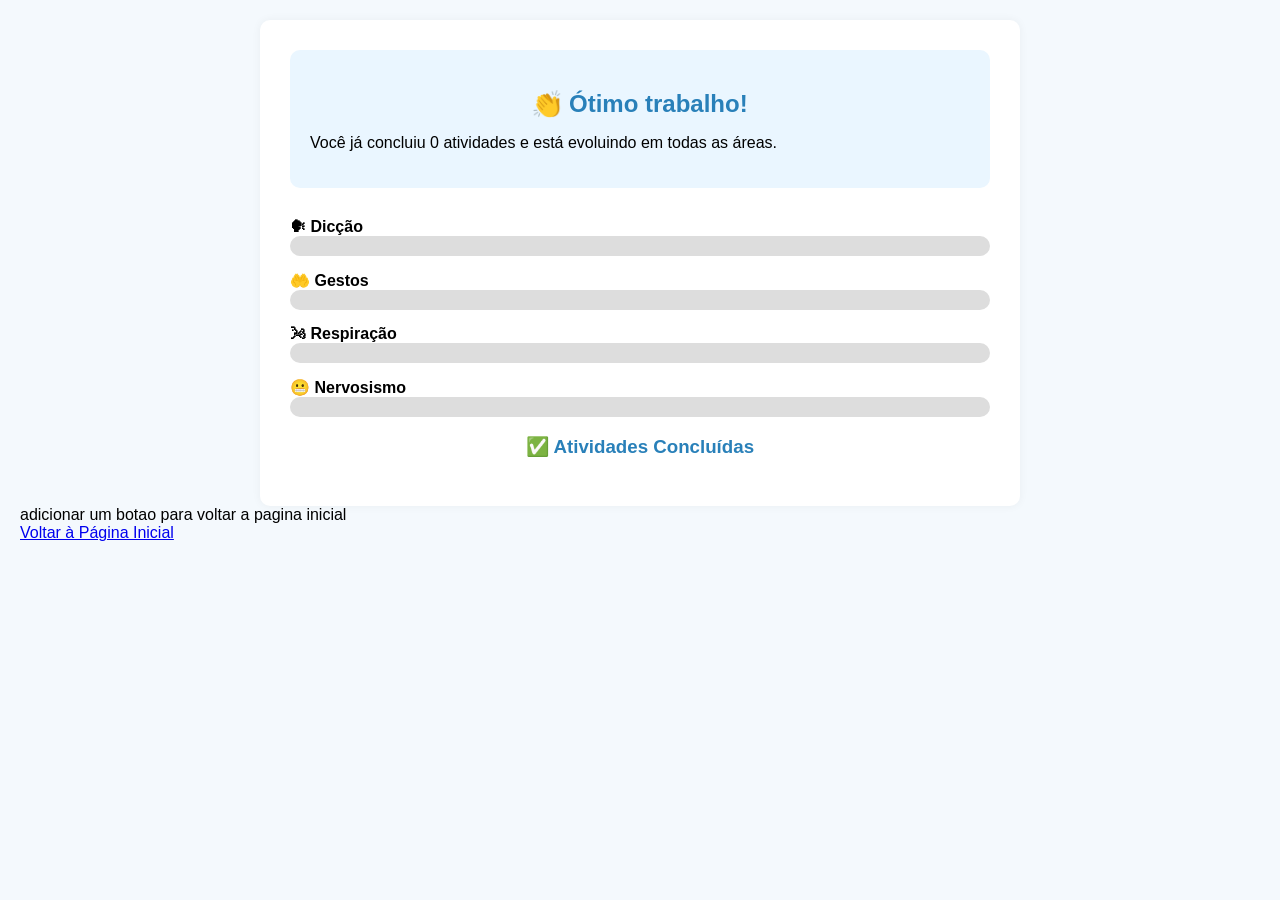
<file: pages/homeLogin/progresso.html>
<!DOCTYPE html>
<html lang="pt-BR">
<head>
  <meta charset="UTF-8">
  <title>Progresso do Usuário</title>
  <link rel="stylesheet" href="/assents/css/progresso.css">
  <link rel="shortcut icon" type="image/x-icon" href="/assents/img/download-removebg-preview.png">
</head>
<body>
  <section class="progresso-usuario">
    <div class="resumo-geral">
      <h2>👏 Ótimo trabalho!</h2>
      <p>Você já concluiu <span id="total-atividades">0</span> atividades e está evoluindo em todas as áreas.</p>
    </div>

    <div class="grafico">
      <label>🗣 Dicção</label>
      <div class="barra"><div class="preenchido diccao"></div></div>

      <label>🤲 Gestos</label>
      <div class="barra"><div class="preenchido gestos"></div></div>

      <label>🌬 Respiração</label>
      <div class="barra"><div class="preenchido respiracao"></div></div>

      <label>😬 Nervosismo</label>
      <div class="barra"><div class="preenchido nervosismo"></div></div>
    </div>

    <div class="atividades">
      <h3>✅ Atividades Concluídas</h3>
      <ul id="lista-atividades"></ul>
    </div>

  </section>

  adicionar um botao para voltar a pagina inicial
  <div class="voltar-inicio">
      <a href="/pages/homeLogin/homeLogin.html" class="botao-voltar">Voltar à Página Inicial</a>
  <script src="/assents/js/progresso.js"></script>
</body>
</html>
</file>
<file: assents/css/inicial.css>
/* Reset */
* {
  margin: 0; padding: 0; box-sizing: border-box;
}
body {
  font-family: 'Segoe UI', Tahoma, sans-serif;
  background-color: #f5f7fa;
  color: #111;
  line-height: 1.6;
  min-height: 100vh;
  display: flex;
  flex-direction: column;
  overflow-x: hidden; /* Evita barra horizontal em telas pequenas */
}

/* Cabeçalho */
header {
  position: fixed;
  top: 0; left: 0; width: 100%;
  background: #fff;
  display: flex;
  justify-content: space-between;
  align-items: center;
  padding: 12px 40px;
  box-shadow: 0 2px 8px #0077ff;
  z-index: 1000;
}
header .logo {
  color: #0055ff;
  font-weight: 900;
  font-size: 1.8rem;
  cursor: pointer;
}
nav {
  display: flex;
  flex-wrap: wrap;
  align-items: center;
}
nav a {
  color: #111;
  margin-left: 25px;
  text-decoration: none;
  font-weight: 600;
  font-size: 1rem;
  transition: color 0.3s;
}
nav a:hover {
  color: #0055ff;
}
nav button {
  margin-left: 15px;
  background: #0055ff;
  border: none;
  padding: 8px 14px;
  border-radius: 6px;
  cursor: pointer;
  font-weight: 700;
  color: #fff;
  transition: background-color 0.3s;
}
nav button:hover {
  background: #0077ff;
}

main {
  margin-top: 80px;
  flex: 1;
}

section {
  max-width: 1200px;
  margin: 60px auto;
  padding: 0 20px;
}

/* Hero */
.hero {
  min-height: 80vh;
  background:
    linear-gradient(180deg, rgba(0,0,0,0.5) 20%, rgba(0,0,0,0.7) 100%),
    url('https://images.unsplash.com/photo-1504384308090-c894fdcc538d') center/cover no-repeat;
  display: flex;
  flex-direction: column;
  justify-content: center;
  color: #fff;
  padding: 0 20px;
  text-align: left;
  border-radius: 8px;
}
.hero h1 {
  font-size: clamp(2rem, 4vw, 3rem);
  margin-bottom: 20px;
  font-weight: 900;
  max-width: 700px;
}
.hero p {
  font-size: clamp(1rem, 2.2vw, 1.2rem);
  max-width: 600px;
  margin-bottom: 30px;
}
.hero button {
  background: #ff6600;
  border: none;
  padding: 14px 30px;
  font-weight: 700;
  font-size: 1.1rem;
  border-radius: 6px;
  cursor: pointer;
  color: #fff;
  width: fit-content;
  transition: background-color 0.3s;
}
.hero button:hover {
  background: #e55b00;
}

/* Cards container */
.card-container {
  display: flex;
  flex-wrap: wrap;
  gap: 20px;
  justify-content: center;
}

/* Cards */
.card {
  background: #fff;
  border-radius: 10px;
  padding: 25px 20px;
  box-shadow: 0 2px 12px #606060;
  flex: 1 1 280px;
  min-width: 280px;
  transition: transform 0.3s ease, box-shadow 0.3s ease;
}
.card:hover {
  transform: translateY(-5px);
  box-shadow: 0 6px 20px rgb(210, 191, 15);
}
.card h3 {
  color: #0055ff;
  margin-bottom: 12px;
  font-weight: 700;
}

/* Equipe */
.team-member {
  background: #fff;
  border-radius: 10px;
  padding: 20px;
  box-shadow: 0 2px 12px #606060;
  text-align: center;
  flex: 1 1 280px;
  min-width: 280px;
  transition: transform 0.3s ease;
}
.team-member:hover {
  transform: translateY(-5px);
}
.team-member img {
  width: 100%;
  max-width: 140px;
  height: auto;
  aspect-ratio: 1 / 1;
  object-fit: cover;
  border-radius: 50%;
  margin-bottom: 12px;
  border: 3px solid #0055ff;
}
.team-member h3 {
  color: #0055ff;
  margin-bottom: 8px;
}
.rotate-img {
  transform: rotate(-90deg);
}

/* Depoimentos */
#depoimentos blockquote {
  background: #fff;
  border-left: 5px solid #0055ff;
  padding: 20px 25px;
  font-style: italic;
  margin-bottom: 20px;
  color: #333;
  max-width: 700px;
  margin-inline: auto;
}
#depoimentos blockquote footer {
  margin-top: 8px;
  font-weight: 700;
  color: #0055ff;
  text-align: right;
}

/* Contato */
.social-container {
  display: flex;
  justify-content: center;
  gap: 30px;
  flex-wrap: wrap;
  margin-top: 20px;
}

.social-icon {
  background: #fff;
  border-radius: 10px;
  box-shadow: 0 2px 12px rgba(4, 0, 255, 0.968);
  padding: 20px;
  flex: 1 1 280px;
  max-width: 280px;
  text-align: center;
  cursor: pointer;
  transition: transform 0.3s ease;
}
.social-icon:hover {
  transform: translateY(-5px);
}
.social-icon a {
  display: flex;
  flex-direction: column;
  align-items: center;
  text-decoration: none;
  transition: transform 0.3s ease;
}
.social-icon a img {
  width: 100%;
  height: 180px;
  object-fit: cover;
  border-radius: 10px;
  margin-bottom: 8px;
  border: 3px solid #0055ff;
}
.social-icon a h3 {
  font-size: 0.9rem;
  color: #0055ff;
  margin: 0;
}

/* Área restrita */
#areaRestrita {
  background: #e0e7ff;
  border-radius: 10px;
  padding: 30px;
  max-width: 600px;
  margin: 0 auto 80px auto;
  display: none;
  text-align: center;
}
#areaRestrita ul {
  list-style: none;
  margin: 20px 0;
}
#areaRestrita ul li button {
  padding: 12px 20px;
  margin: 6px;
  border-radius: 6px;
  border: none;
  background: #0055ff;
  color: #fff;
  font-weight: 700;
  cursor: pointer;
  transition: background-color 0.3s;
}
#areaRestrita ul li button:hover {
  background: #0077ff;
}
#btnSair {
  margin-top: 20px;
  background: #cc0000;
}
#btnSair:hover {
  background: #ff1a1a;
}

/* Rodapé */
footer {
  text-align: center;
  background: #ffffff;
  color: #0038f0;
  padding: 20px;
  font-size: 0.9rem;
}

/* Modal */
.modal-overlay {
  position: fixed;
  top: 0; left: 0; right: 0; bottom: 0;
  background: rgba(0,0,0,0.5);
  display: none;
  justify-content: center;
  align-items: center;
  z-index: 1500;
}
.modal {
  background: #fff;
  padding: 30px 40px;
  border-radius: 10px;
  width: 90%;
  max-width: 400px;
  position: relative;
  box-shadow: 0 4px 20px rgb(255, 157, 0);
}
.close-btn {
  position: absolute;
  right: 15px;
  top: 10px;
  font-size: 2rem;
  cursor: pointer;
  color: #999;
  user-select: none;
}
.close-btn:hover {
  color: #555;
}
form label {
  display: block;
  margin-bottom: 8px;
  font-weight: 600;
}
form input {
  width: 100%;
  padding: 10px 12px;
  margin-bottom: 20px;
  border-radius: 6px;
  border: 1px solid #ccc;
  font-size: 1rem;
}
.submit-btn {
  background: linear-gradient(135deg, #0055ff, #00aaff);
  color: #fff;
  border: none;
  padding: 14px 28px;
  border-radius: 10px;
  font-weight: 700;
  font-size: 1rem;
  cursor: pointer;
  box-shadow: 0 4px 12px rgba(0, 85, 255, 0.4);
  transition: transform 0.3s ease, box-shadow 0.3s ease;
}
.submit-btn:hover {
  transform: translateY(-2px);
  box-shadow: 0 6px 16px rgba(0, 85, 255, 0.6);
}

/* Inputs */
select,
input[type="text"],
input[type="email"],
input[type="password"],
input[type="tel"] {
  width: 100%;
  padding: 12px 14px;
  margin-bottom: 20px;
  border: 1px solid #ccc;
  border-radius: 8px;
  font-size: 1rem;
  font-family: 'Segoe UI', Tahoma, sans-serif;
  transition: border-color 0.3s ease, box-shadow 0.3s ease;
}
select:focus,
input:focus {
  border-color: #0055ff;
  box-shadow: 0 0 0 3px rgba(0, 85, 255, 0.2);
  outline: none;
}
select {
  background-color: #fff;
  appearance: none;
  background-image: url("data:image/svg+xml;charset=US-ASCII,%3Csvg xmlns='http://www.w3.org/2000/svg' width='16' height='16' fill='%230055ff' class='bi bi-caret-down-fill' viewBox='0 0 16 16'%3E%3Cpath d='M7.247 11.14l-4.796-5.481C2.07 5.21 2.522 4.5 3.25 4.5h9.5c.728 0 1.18.71.799 1.159l-4.796 5.48a1 1 0 0 1-1.506 0z'/%3E%3C/svg%3E");
  background-repeat: no-repeat;
  background-position: right 12px center;
  background-size: 16px;
}

/* Botão laranja */
#BT-SB {
  background: #ff6600;
  border: none;
  padding: 14px 30px;
  font-weight: 700;
  font-size: 1.1rem;
  border-radius: 6px;
  cursor: pointer;
  color: #fff;
  width: fit-content;
  transition: background-color 0.3s;
}
#BT-SB:hover {
  background: #e55b00;
}

/* Fundo retangular */
.fundo-retangular {
  background-color: #4c71ba;
  padding: 40px 20px;
  border-radius: 20px;
  margin: 60px auto;
  max-width: 1200px;
  box-shadow: 0 4px 20px rgba(0, 85, 255, 0.2);
}
.fundo-retangular .card-container {
  gap: 20px;
}

/* 🧩 RESPONSIVIDADE */
@media (max-width: 1024px) {
  header {
    padding: 12px 20px;
  }
  section {
    margin: 40px auto;
  }
  .hero {
    min-height: 70vh;
  }
}

@media (max-width: 768px) {
  header {
    flex-direction: column;
    align-items: flex-start;
    padding: 20px;
  }
  nav {
    width: 100%;
    justify-content: flex-start;
    flex-wrap: wrap;
  }
  nav a, nav button {
    margin: 10px 10px 0 0;
  }
  .hero {
    text-align: center;
    align-items: center;
  }
  .hero h1 {
    font-size: 2rem;
  }
  .hero p {
    font-size: 1rem;
  }
  .card-container {
    flex-direction: column;
    align-items: center;
  }
  .social-container {
    flex-direction: column;
    align-items: center;
  }
}

@media (max-width: 480px) {
  header .logo {
    font-size: 1.4rem;
  }
  .hero {
    padding: 40px 10px;
    min-height: 60vh;
  }
  .hero h1 {
    font-size: 1.6rem;
  }
  .hero p {
    font-size: 0.95rem;
  }
  .submit-btn, #BT-SB {
    width: 100%;
    text-align: center;
  }
  .social-icon a img {
    height: auto;
  }
}
</file>
<file: assents/css/informaçoes.css>
.pagina-informacoes {
  background-color: #f4f9fd;
  padding: 40px 0;
}

.informacoes-conteudo {
  max-width: 800px;
  margin: auto;
  color: #2c3e50;
}

.informacoes-conteudo h2 {
  font-size: 28px;
  color: #2980b9;
  margin-bottom: 30px;
  text-align: center;
}

.bloco-info {
  background-color: #ffffff;
  border-left: 5px solid #2980b9;
  padding: 20px;
  margin-bottom: 20px;
  border-radius: 10px;
  box-shadow: 0 2px 5px rgba(0,0,0,0.05);
}

.bloco-info h3 {
  margin-top: 0;
  color: #2980b9;
  font-size: 20px;
}

.bloco-info p {
  font-size: 16px;
  line-height: 1.6;
}

.bloco-info a {
  color: #2980b9;
  text-decoration: none;
}

.bloco-info a:hover {
  text-decoration: underline;
}
@media (max-width: 600px) {
  .informacoes-conteudo {
    padding: 0 20px;
  }
}
</file>
<file: assents/css/progresso.css>
body {
  font-family: Arial, sans-serif;
  background-color: #f4f9fd;
  margin: 0;
  padding: 20px;
}

.progresso-usuario {
  max-width: 700px;
  margin: auto;
  background: white;
  padding: 30px;
  border-radius: 10px;
  box-shadow: 0 0 10px rgba(0,0,0,0.05);
}

h1, h2, h3 {
  color: #2980b9;
  text-align: center;
}

.resumo-geral {
  background-color: #eaf6ff;
  padding: 20px;
  border-radius: 10px;
  margin-bottom: 30px;
}

.resumo-geral h2 {
  margin-bottom: 10px;
}

.grafico label {
  font-weight: bold;
  margin-top: 15px;
  display: block;
}

.barra {
  background: #ddd;
  border-radius: 20px;
  overflow: hidden;
  height: 20px;
  margin-bottom: 15px;
}

.preenchido {
  height: 100%;
  transition: width 1s ease;
}

.preenchido.diccao { background-color: #3498db; }
.preenchido.gestos { background-color: #2ecc71; }
.preenchido.respiracao { background-color: #9b59b6; }
.preenchido.nervosismo { background-color: #e67e22; }

.atividades ul,
.sugestoes ul {
  list-style: none;
  padding-left: 0;
}

.atividades li::before {
  content: "✅ ";
}

.sugestoes li::before {
  content: "👉 ";
}

.atividades li,
.sugestoes li {
  margin-bottom: 8px;
}
</file>
